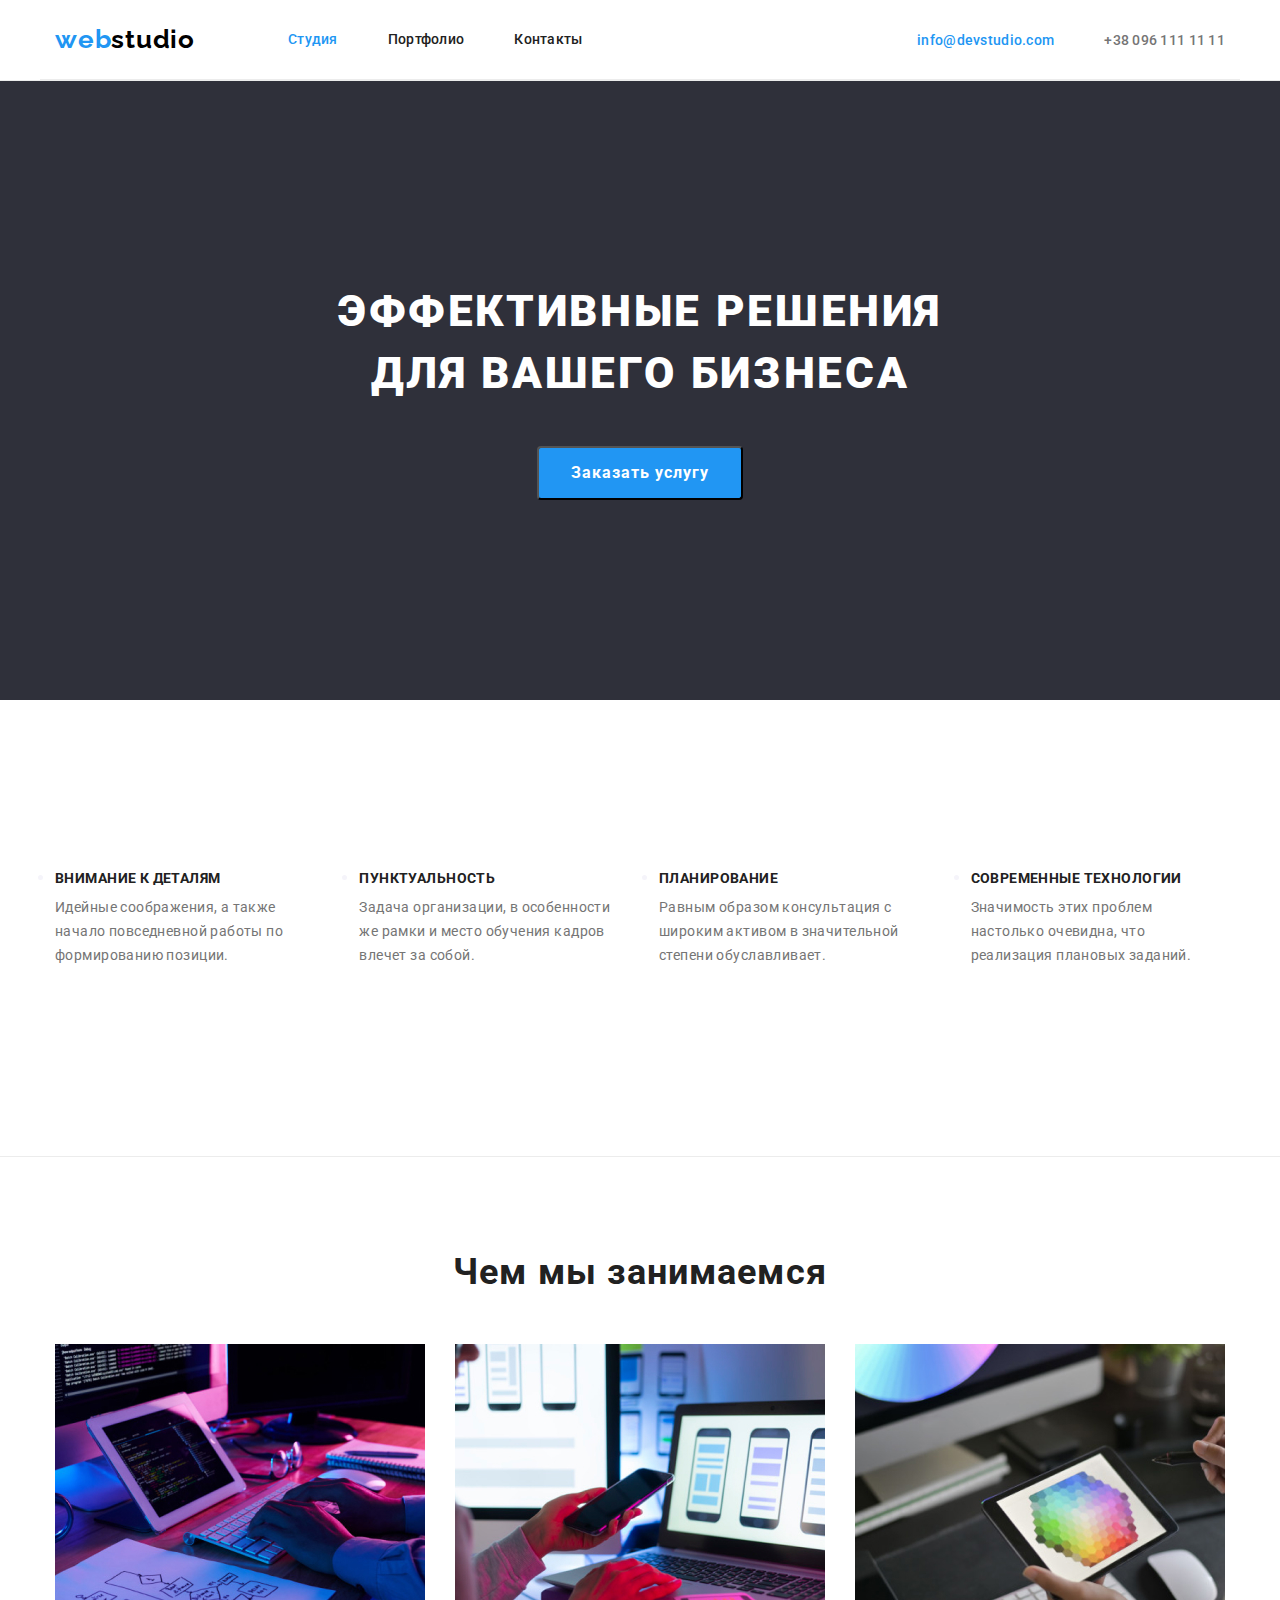
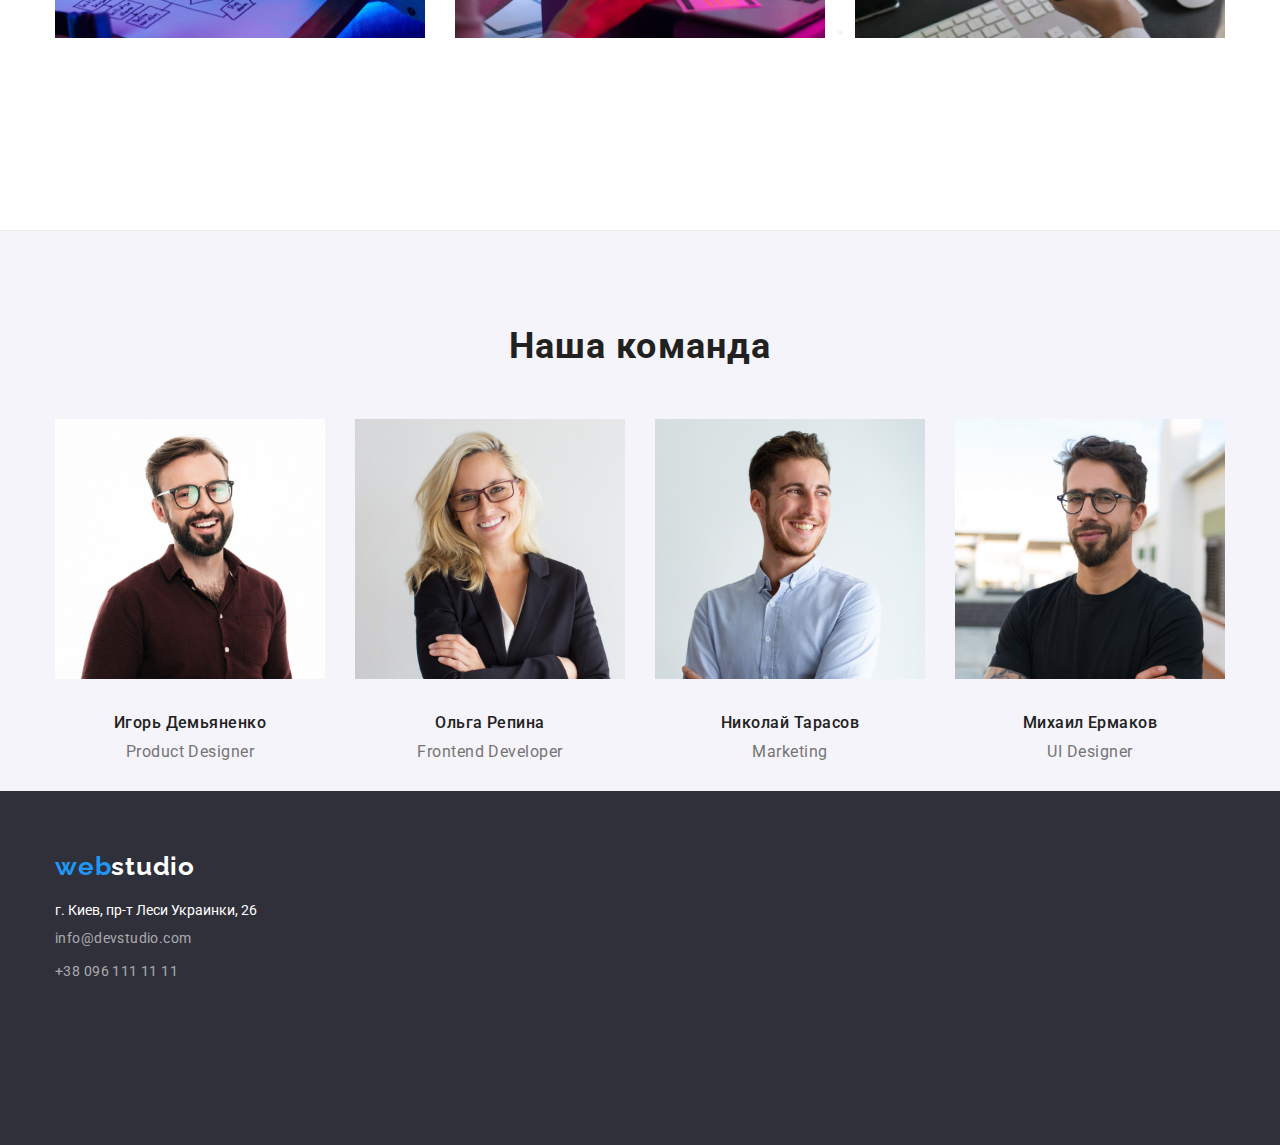
<file: index.html>
<!DOCTYPE html>
<html lang="en">
<head>
    <meta charset="UTF-8">
    <meta http-equiv="X-UA-Compatible" content="IE=edge">
    <meta name="viewport" content="width=device-width, initial-scale=1.0">
    <title>Document</title>
    <link href="https://fonts.googleapis.com/css2?family=Raleway:wght@700&family=Roboto:wght@400;500;700;900&display=swap"
        rel="stylesheet"/>
    <link rel="stylesheet" href="https://cdnjs.cloudflare.com/ajax/libs/modern-normalize/1.1.0/modern-normalize.min.css"/>    
    <link rel="tylesheet" href="./css/common.css"/>    
    <link rel="stylesheet" href="./css/main.css"/>
</head>
<body>
    
        <!--шапка-->
        <header class="one">
            <div class="container header-container">
         <nav class="pov">
            <a class="logo" href="./index.html">web<span class="logo-large">studio</span></a>
            <ul  class="list">
                 <li class="item"><a href="" class="link current">Студия</a></li>
                 <li class="item"><a href="./portfolio.html" class="link">Портфолио</a></li>
                 <li class="item"><a href="" class="link">Контакты</a></li>
           </ul>
         </nav>
           <ul class="telephon list">
                   <li class="item"><a href="mailto:info@devstudio.com" class="link-tele">info@devstudio.com</a></li>
                   <li class="item"><a href="tel+380961111111" class="link-tel">+38 096 111 11 11</a></li>
                   
            </ul>  
            </div>
          
        </header>

    
   
    <!--Задачи компании--> 

    <main>
        <section  class="page">
            <div class="container">
           <h1 class="title">Эффективные решения<br> для вашего бизнеса</h1>
            <button type="button" class="button"> Заказать услугу</button>
            </div>
        </section>
          <section class="section">
              <div class="container"> 
               <ul class="all">
                   <li class="item">
                        <h3 class="slogan">Внимание к деталям </h3>
                       <p class="desc">Идейные соображения, а также начало повседневной работы по формированию позиции.</p>
                  </li>
                  <li class="item">
                       <h3 class="slogan">Пунктуальность</h3>
                       <p class="desc">Задача организации, в особенности же рамки и место обучения кадров влечет за собой.</p>
                 </li>
                 <li class="item">
                       <h3 class="slogan">Планирование</h3>
                       <p class="desc">Равным образом консультация с широким активом в значительной степени обуславливает.</p>
                  </li>
                  <li class="item"> 
                       <h3 class="slogan">Современные технологии</h3>
                       <p class="desc">Значимость этих проблем настолько очевидна, что реализация плановых заданий.</p>
                  </li>
                </ul>
              </div>
            </section>

        <!--Реклама компании-->

        <section class="section">
            <div class="header-container"></div>
            <h2 class="slogan-title"> Чем мы занимаемся</h2>
            <ul class="pictures">
                <li class="item">
                    <img src="./images/Клавиатура.jpg" alt="Клавиатура" width="370">
                </li>
                <li class="item">
                    <img src="./images/Монитор.jpg" alt="Монитор" width="370">
                </li>
                <li class="item">
                    <img src="./images/Айпед.jpg" alt="Айпед" width="370">
                </li>
            </ul>
        </section>

        <!--Лица компании-->

        <section class="comand">
            <div class="header-container"></div>
            <h2 class="slogan-title">Наша команда</h2>
            <ul class="feature-list">
                <li class="item">
                    <img src="./images/Игорь.jpg" alt="Дизайнер продуктов Игорь" width="270">
                    <h3 class="headline">Игорь Демьяненко</h3>
                    <p class="information">Product Designer</p>
                </li>
                <li class="item">
                    <img src="./images/Ольга.jpg" alt="Фронтенд-разработчик Ольга" width="270">
                    <h3 class="headline">Ольга Репина</h3>
                    <p class="information">Frontend Developer</p>
                </li>
                <li class="item">
                    <img src="./images/Николай.jpg" alt="Маркетинг Николай" width="270">
                    <h3 class="headline">Николай Тарасов</h3>
                    <p class="information">Marketing</p>
                </li>
                <li class="item">
                    <img src="./images/Михаил.jpg" alt="UI Дизайнер Михаил" width="270">
                    <h3 class="headline">Михаил Ермаков</h3>
                    <p class="information">UI Designer</p>
                </li>

            </ul>

        </section>
    </main>
    <!--Подвал-->
    <footer class="footer">
        <div class="container">
        <a class="logo" href="./index.html">web<span class="logo-pic">studio</span></a>
        <address class="aside">
            г. Киев, пр-т Леси Украинки, 26
            <ul class="mail">
              <li class="item"><a href="mailto:info@devstudio.com" class="e-mail">info@devstudio.com</a></li>
              <li class="item"><a href="tel+380961111111" class="e-mail">+38 096 111 11 11</a></li>
            </ul>
        </address>
        </div>
    </footer>
</body>
</file>
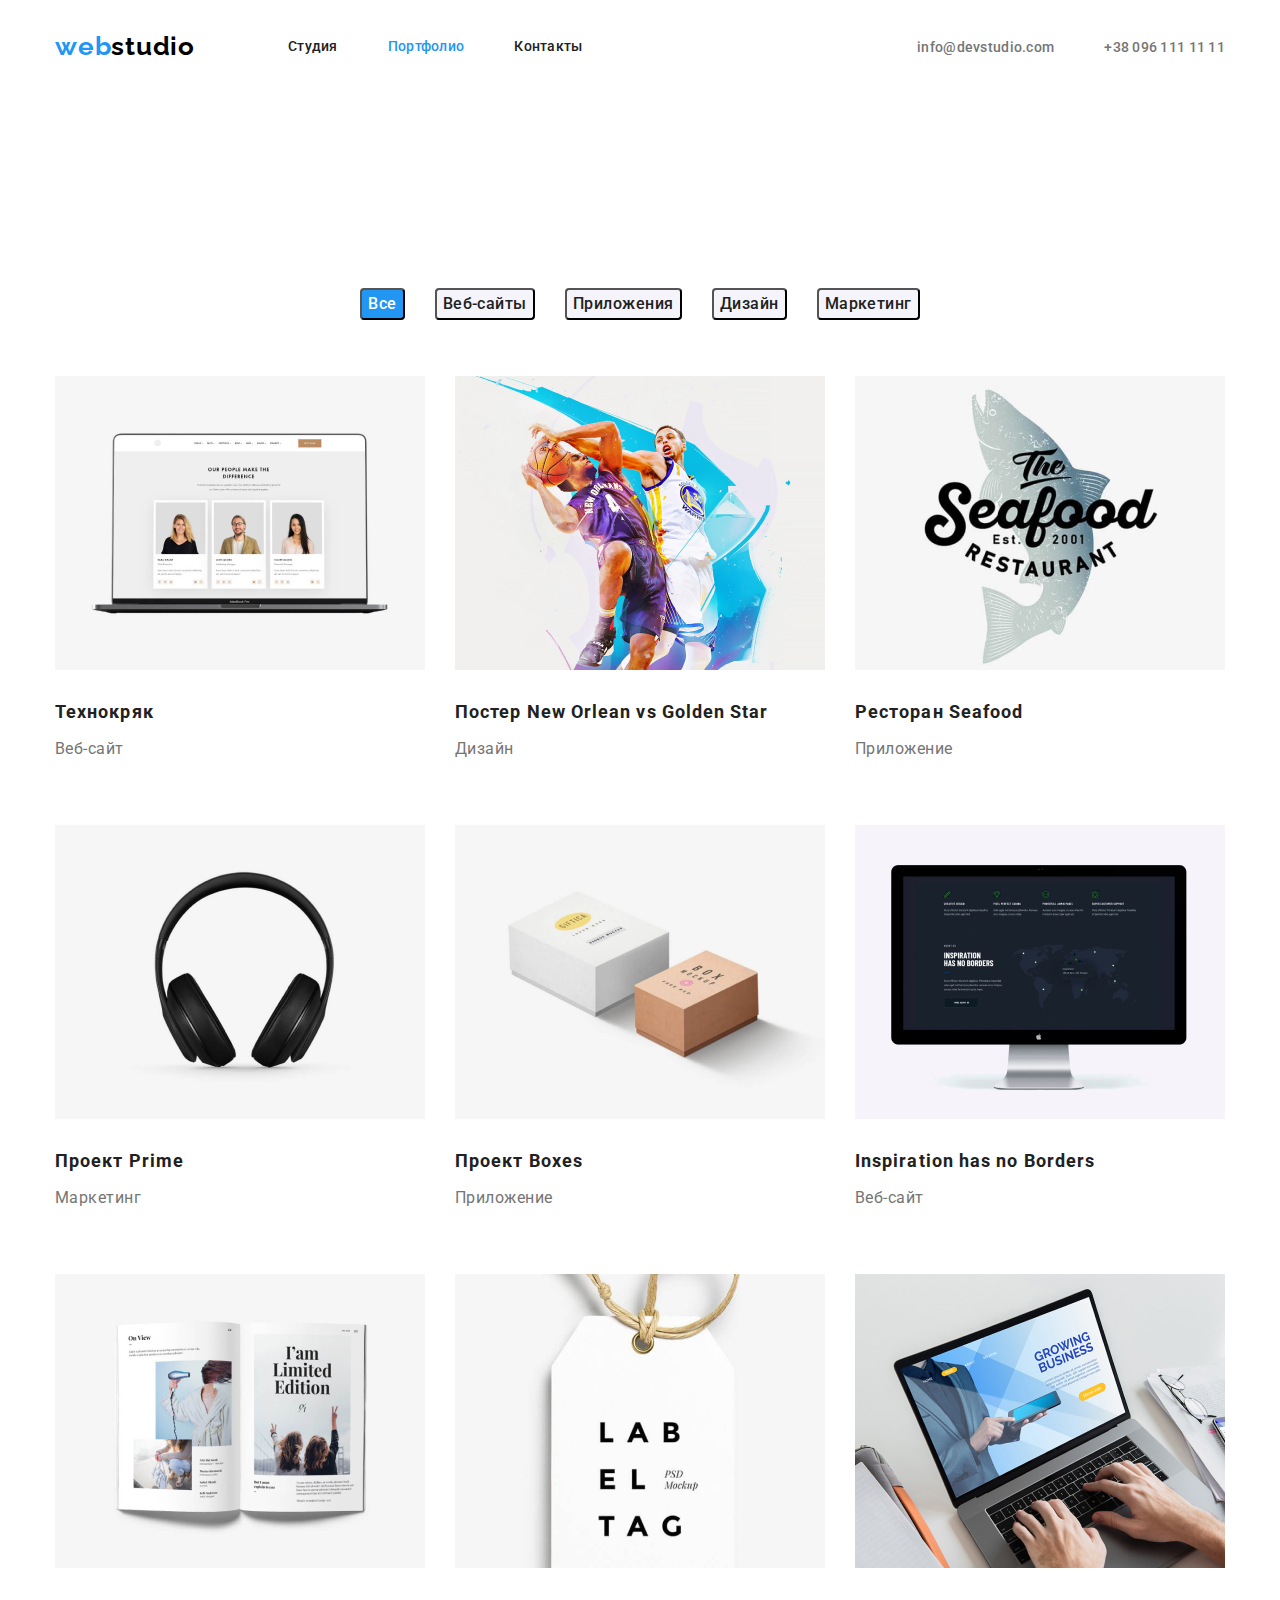
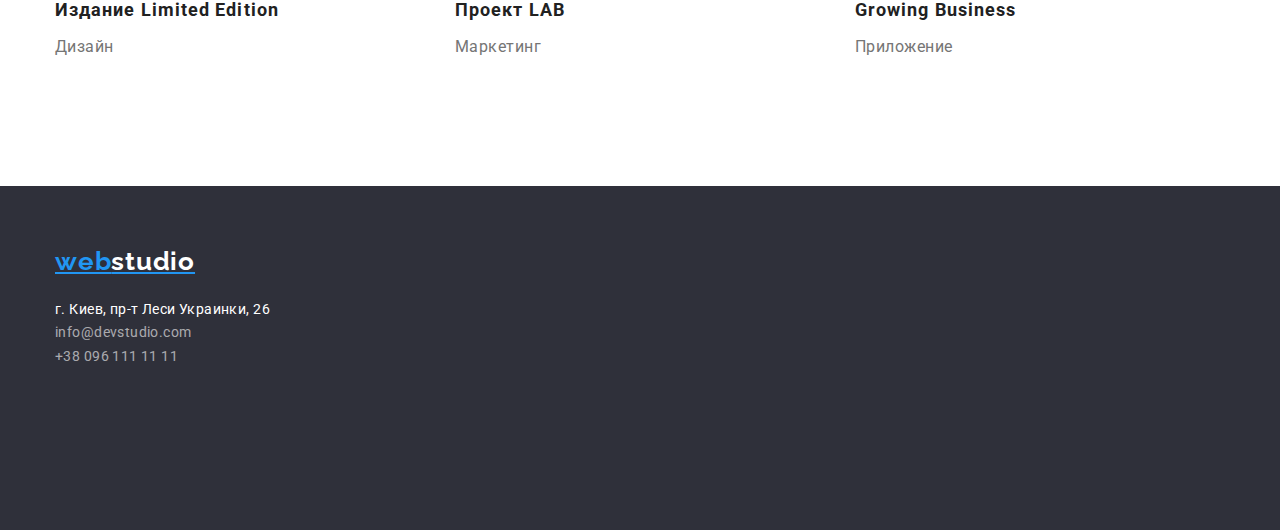
<file: portfolio.html>
<!DOCTYPE >
<html lang="en">
<head>
    <meta charset="UTF-8">
    <meta http-equiv="X-UA-Compatible" content="IE=edge">
    <meta name="viewport" content="width=device-width, initial-scale=1.0">
    <title>Document</title>
    <link rel="preconnect" href="https://fonts.gstatic.com">
    <link href="https://fonts.googleapis.com/css2?family=Raleway:wght@700&family=Roboto:wght@400;500;700;900&display=swap"
        rel="stylesheet"/>
    <link rel="stylesheet" href="https://cdnjs.cloudflare.com/ajax/libs/modern-normalize/1.1.0/modern-normalize.min.css"/>
    <link rel="stylesheet" href="./css/common.css"/>     
    <link rel="stylesheet" href="./css/portfolio.css"/>
</head>



<body>
     
         <header class="page-header">
            <div class="container main-nav">
          <nav class="prov">
            <a class="logo" href="./index.html">web<span class="logo-large">studio</span></a>
            <ul class="site-nav list">
                <li class="item"><a href="./index.html" class="link">Студия</a></li>
                <li class="item"><a href="./portfolio.html" class="link current">Портфолио</a></li>
                <li class="item"><a href="" class="link">Контакты</a></li>
            </ul>
       </nav>
                
            <ul class="auth-nav list">
                <li class="item"><a href="mailto:info@devstudio.com" class="adress">info@devstudio.com</a></li>
                <li class="item"><a href="tel+380961111111" class="adress">+38 096 111 11 11</a></li>
            </ul>
                  
         </div>
         </header>
     
                               
    
 
  
  <main>
      <section class="list-forever">
          <div class="container">

          <ul class="btn list">
             <li class="item"><button type="button" class="pointer-primery">Все</button></li>
             <li class="item"><button type="button" class="pointer-secondory">Веб-сайты</button></li>
             <li class="item"><button type="button" class="pointer-secondory">Приложения</button></li>
             <li class="item"><button type="button" class="pointer-secondory">Дизайн</button></li>
             <li class="item"><button type="button" class="pointer-secondory">Маркетинг</button></li>
         </ul>
        
         <ul class="list contant">
                <li class="flex-element">
                    <a href="">
                    <img src="./images/Технокряк.jpg" class="pic" alt="Технокряк" width="370">
                    <h2 class="title">Технокряк</h2>
                    <p class="text">Веб-сайт</p>
                   </a>
              
                </li>
      
      
                 <li class="flex-element">
                     <a href="">
                     <img src="./images/Баскетболисты.jpg" class="pic" alt="Баскетболисты" width="370">
                     <h2 class="title">Постер New Orlean vs Golden Star</h2>
                     <p class="text">Дизайн</p>
                     </a>
                  </li>
      
      
                  <li class="flex-element">
                      <a href="">
                       <img src="./images/Ресторан у океана.jpg" class="pic" alt="Ресторан у океана" width="370">
                        <h2 class="title">Ресторан Seafood</h2>
                       <p class="text">Приложение</p>
                     </a>
                  </li>
      
      
                   <li class="flex-element">
                      <a href="">
                      <img src="./images/Наушники.png" class="pic" alt="Наушники" width="370">
                      <h2 class="title">Проект Prime</h2>
                      <p class="text">Маркетинг</p>
                      </a> 
                  </li>
      
      
                  <li class="flex-element">
                      <a href="">
                      <img src="./images/Мыло.jpg" class="pic" alt="Мыло" width="370">
                      <h2 class="title">Проект Boxes</h2>
                     <p class="text">Приложение</p>
                      </a>
                 </li>
     
      
                   <li class="flex-element">
                       <a href="">
                      <img src="./images/Lenovo.jpg" class="pic" alt="Lenovo" width="370">
                      <h2 class="title">Inspiration has no Borders</h2>
                      <p class="text">Веб-сайт</p>
                       </a>
                  </li>
      

                  <li class="flex-element">
                      <a href="">
                     <img src="./images/Журнал.jpg" class="pic" alt="Журнал" width="370">
                      <h2 class="title">Издание Limited Edition</h2>
                      <p class="text">Дизайн</p>
                      </a>
                   </li>
      
      
                    <li class="flex-element">
                      <a href="">
                      <img src="./images/Бирка.jpg" class="pic" alt="Бирка" width="370">
                      <h2 class="title">Проект LAB</h2>
                     <p class="text">Маркетинг</p>
                     </a>
                   </li>
      
      
                  <li class="flex-element">
                        <a href="">
                        <img src="./images/Mac.jpg" class="pic" alt="Mac" width="370">
                        <h2 class="title">Growing Business</h2>
                         <p class="text">Приложение</p>
                       </a>
                  </li>
             </ul>
          </div>
      </section>
  </main>

    <!--Подвал-->
    <footer class="footer-niv">
        <div class="container">
        <a class="logo-foot" href="./portfolio.html">web<span class="logo-pic">studio</span></a>
        <address class="aside">
            г. Киев, пр-т Леси Украинки, 26
            <ul class="list">
                <li><a href="mailto:info@devstudio.com" class="link-mail">info@devstudio.com</a></li>
                <li><a href="tel+380961111111" class="link-mail">+38 096 111 11 11</a></li>
            </ul>
        </address>
        </div>
    </footer>
</body>
</file>
<file: css/common.css>
:root {
  --primery-tex-color: #757575;
  --title-tex-color: #212121;
  --accent-color: #2196f3;
  --header-color: #2f303a;
  --footer-color: #2f303a;
  --primery-bg-color: #ffffff;
}

body {
  background: var(--primery-bg-color)
  color: var(--primery-tex-color);

font-family: Roboto, sans-serif;

letter-spacing: 0.03em;
}

.list {
  list-style: none;
}

.logo {
  color: var(--accent-color);

font-family: Raleway;
font-weight: bold;
font-size: 26px;
line-height: 1,19;

letter-spacing: 0.03em;
}
</file>
<file: css/main.css>
:root {
  --primery-tex-color: #757575;
  --title-tex-color: #212121;
  --accent-color: #2196f3;
  --header-color: #2f303a;
  --footer-color: #2f303a;
  --primery-bg-color: #ffffff;
  --primery-page-color: #2F303A;
  --primery-footer-color: #2F303A;
  --primery-main-color: #F5F4FA;
  --primery-logo: #000000;
  
}

body {
  background: var(--primery-img-color);
  font-family: Roboto, sans-serif;
}


/* Logo */

.logo {
    color: var(--accent-color);

  font-family: Raleway;
font-style: normal;
font-weight: bold;
font-size: 26px;
line-height: 1.2;
letter-spacing: 0.03em;
}



.logo-large {
  color: var(--primery-logo);
}

.logo-pic {
  color: var(--primery-bg-color);
}

.logo {
  display: flex;
  align-items: center;
  margin-right: 93px;
}

.pov {
  display: flex;
  
}

.telephon.list {
  margin-left: auto;
}



.logo {
  text-decoration: none;
 
}

.list {
  display: flex;
  align-items: center;
}

.list .item:not(:last-child) {
  margin-right: 50px;
}


.list {
  list-style: none;
  
}


.feature-list  { 
  list-style: none;
}

.list li a {
  text-decoration: none;
}
/* button */
 
.button {
display: inline-block;
border-radius: 4px;
padding: 10px 32px;
min-width: 200px;

  color: var(--primery-bg-color);
  background-color: var(--accent-color);

font-style: normal;
font-weight: bold;
font-size: 16px;
line-height: 1.9;
letter-spacing: 0.06em;
}


/* Site-nav */


.link {
  display: block;
  padding-top: 32px;
  padding-bottom: 32px;

  color: var(--title-tex-color);
  
font-style: normal;
font-weight: 500;
font-size: 14px;
line-height: 1.1;
letter-spacing: 0.02em;
}

.page {
  padding-top: 200px;
  padding-bottom: 200px;


  background: var(--primery-page-color);
  color: var(--primery-bg-color);
  
font-style: normal;
font-weight: 900;
font-size: 44px;
line-height: 1.3;


text-align: center;
letter-spacing: 0.06em;
text-transform: uppercase;
}

.one {
border-bottom: 1px solid #ECECEC;
}

.link:hover,
.link:focus {
  color: var(--accent-color);
}

ul.list {
  margin: 0;
  padding-left: 0;
}

ul.all {
  margin: 0;
  padding-left: 0;
}

ul.pictures {
  margin: 0;
  padding-left: 0;
}

ul.feature-list {
  margin: 0;
  padding-left: 0;
}

ul.mail {
  margin: 0;
  padding-left: 0;
}



.link.current {
  display: block;
  padding-top: 32px;
  padding-bottom: 32px;
  margin: 0;
  padding-left: 0;

    color: var(--accent-color);

font-style: normal;
font-weight: 500;
font-size: 14px;
line-height: 1.1;
letter-spacing: 0.02em;
}

.link-tele {
  color: var(--accent-color);

  font-style: normal;
font-weight: 500;
font-size: 14px;
line-height: 1.1;
letter-spacing: 0.02em;
}

.telephon .list .item + .item {
margin-left: 50px;
}

.link-tel {
  color: var(--primery-tex-color);

font-style: normal;
font-weight: 500;
font-size: 14px;
line-height: 1.1;
letter-spacing: 0.02em;
}

.link-tel:hover,
.link-tel:focus:focus {
  color: var(--accent-color);
}

.e-mail {
  margin-top: 9px;
  margin-bottom: 9px;
  color: rgba(255, 255, 255, 0.6);

font-style: normal;
font-weight: normal;
font-size: 14px;
line-height: 1.7;
letter-spacing: 0.03em;
}

.e-mail:hover,
.e-mail:focus {
  color: var(--accent-color);
}

/* main-nav */

.section {
  background: #ffffff;
  color: var(--primery-main-color);
  padding-top: 94px;
  padding-bottom: 94px;
}


.page .button: active {
    color: var(--title-tex-color)
    background-color: var(var(--primery-bg-color))
}

/* primary tex */

.feature-list {
  display: flex;
  justify-content: center;
}

.feature-list .item:not(:last-child) {
  margin-right: 30px;
}

.feature-list {
  color: var var(--title-tex-color);

  
font-style: normal;
font-weight: 500;
font-size: 16px;
line-height: 1.2;

letter-spacing: 0.03em;
}

/* footer */

.footer {
  padding-top: 60px;
  padding-bottom: 161px;
  background: var(--primery-footer-color);
}

.mail {
  list-style: none;
}

.mail li a {
  text-decoration: none;
}

.mail > .item {
  margin-top: 9px;
}

 .aside{
margin-top: 20px;
margin-bottom: 0;

color: var(--primery-bg-color);

font-style: normal;
font-weight: normal;
font-size: 14px;
line-height: 1.7
letter-spacing: 0.03em;
}

/* priority company */

.desc {
  margin-top: 10px;
  margin-bottom: 0;

  color: var(--primery-tex-color);

font-style: normal;
font-weight: normal;
font-size: 14px;
line-height: 1.7;
letter-spacing: 0.03em;
}

/* people company */


.all {
  display: flex;
}

.all .item:not(:last-child) {
  margin-right: 30px;
 align-items: center;
}
  
.pictures {
  display: flex;
  justify-content: center;
}

.pictures .item:not(:last-child) {
   margin-right: 30px;
 
 display: inline-block;
}

.pictures .item {
  margin-top: 0;
  margin-bottom: 94px;
}

.slogan {
  margin-top: 75px;
  margin-bottom: 0;


  color: var(--title-tex-color);

font-style: normal;
font-weight: bold;
font-size: 14px;
line-height: 1.1;
letter-spacing: 0.03em;
text-transform: uppercase;
}

.slogan-title {
margin-top: 94px;
margin-bottom: 50px;

  color: var(--title-tex-color);

font-weight: bold;
font-size: 36px;
line-height: 1.2;
text-align: center;
letter-spacing: 0.03em;
}

.title {
  margin-top: 0;
  margin-bottom: 30px;
  
font-weight: 900;
font-size: 44px;
line-height: 1.4;

text-align: center;
letter-spacing: 0.06em;
text-transform: uppercase;
}

.comand {
  background: var(--primery-main-color);
  
}

.comand .headline {
margin-top: 30px;
margin-bottom: 0;

  color: var(--title-tex-color);

font-style: normal;
font-weight: 500;
font-size: 16px;
line-height: 1.2;


text-align: center;
letter-spacing: 0.03em;
}

.information {
margin-top: 10px;
margin-bottom: 30px;

  color: var(--primery-tex-color);

font-style: normal;
font-weight: normal;
font-size: 16px;
line-height: 1.2;

text-align: center;
letter-spacing: 0.03em;
}

.container {

  margin-left: auto;
  margin-right: auto;
  padding-left: 15px;
  padding-right: 15px;
  width: 1200px;
}

.header-container {
  display: flex;
  align-items: center;
  border-bottom: 1px solid #ECECEC;
}
</file>
<file: css/portfolio.css>
:root {
  --primery-img-color: #ffffff;
  --secondary-img-color: #e5e5e5;
  --primery-text-color: #212121;
  --secondary-text-color: #757575;
  --primery-footer-color: #2f303a;
  --accent-color: #2196f3;
  --primery-logo: #000000;
  --accent-button: #f5f4fa;
  --card-set-gap: 30px;
}

body {
  background: var(--primery-img-color);
  font-family: Roboto, sans-serif;
}

/* site-nav */

.main-nav {
  display: flex;
}

.prov {
  display: flex;
  align-items: center;
}

.logo {
  display: flex;
  margin-right: 93px;
}

.site-nav .item:not(:last-child) {
  margin-right: 50px;
}

.site-nav {
  display: flex;
}

/* auth-nav */

.auth-nav.list {
  display: flex;
  margin-left: auto;
  align-items: center;
}

.auth-nav .item + .item {
  margin-left: 50px;
}

.list {
  list-style: none;
}

.logo {
  padding-top: 32px;
  padding-bottom: 32px;
  align-items: center;
}

.logo {
  text-decoration: none;
}

.list li a {
  text-decoration: none;
}
/* link */

.link {
  display: block;
  padding-top: 32px;
  padding-bottom: 32px;

  color: var(--primery-text-color);

  font-style: normal;
  font-weight: 500;
  font-size: 14px;
  line-height: 1.1;
  letter-spacing: 0.02em;
}

/* nav */

.link:hover,
.link:focus {
  color: var(--accent-color);
}

.link.current {
  display: block;
  padding-top: 32px;
  padding-bottom: 32px;

  color: var(--accent-color);

  font-style: normal;
  font-weight: 500;
  font-size: 14px;
  line-height: 1.1;
  letter-spacing: 0.02em;
}

/* features */

ul.auth-nav list {
  margin: 0;
  padding: 0;
}

ul.btn list {
  margin: 0;
  padding: 0;
}

ul.list contant {
  margin: 0;
  padding: 0;
}

ul.list {
  margin: 0;
  padding: 0;
}

.list-forever {
  padding-top: 94px;
  padding-bottom: 94px;
}

.flex-element {
  width: 370px;
  margin-right: 30px;
  margin-bottom: 30px;
}

.flex-element:nth-child(3n) {
  margin-right: 0;
}

.flex-element:nth-last-child(-n + 3) {
  margin-bottom: 0;
}

.list.contant {
  display: flex;
  flex-wrap: wrap;
}

.text {
  margin-top: 4px;
  margin-bottom: 30px;

  color: var(--secondary-text-color);

  font-style: normal;
  font-weight: normal;
  font-size: 16px;
  line-height: 1.9;

  letter-spacing: 0.03em;
}

.title {
  margin-top: 20px;
  margin-bottom: 0;

  color: var(--primery-text-color);

  font-weight: bold;
  font-size: 18px;
  line-height: 2;
  letter-spacing: 0.06em;
}

/* e-mail */

.adress {
  padding-top: 32px;
  padding-bottom: 32px;
  color: var(--secondary-text-color);

  font-style: normal;
  font-weight: 500;
  font-size: 14px;
  line-height: 1.1;
  letter-spacing: 0.02em;
}

.adress:hover,
.adress:focus {
  color: var(--accent-color);
}

/* button */
.btn {
  display: flex;
  justify-content: center;
}

.btn .item:not(:last-child) {
  margin-right: 30px;
}

.pointer-secondory {
  display: block;
  border-radius: 4px;

  margin-top: 100px;
  margin-bottom: 56px;

  color: var(--primery-text-color);
  background: var(--accent-button);

  font-weight: 500;
  font-size: 16px;
  line-height: 1.63;

  text-align: center;
  letter-spacing: 0.03em;
}

.pointer-primery {
  border-radius: 4px;

  margin-top: 100px;
  margin-bottom: 56px;

  color: var(--primery-img-color);
  background-color: var(--accent-color);

  font-weight: 500;
  font-size: 16px;
  line-height: 1.63;

  text-align: center;
  letter-spacing: 0.03em;
}

.pointer-secondory:hover,
.pointer-secondory:focus {
  background-color: var(--accent-color);
  color: var(--primery-img-color);
}

/* footer */

.footer-niv {
  padding-top: 60px;
  padding-bottom: 161px;

  background: var(--primery-footer-color);
}

.aside {
  margin-top: 20px;
  margin-bottom: 0;
  color: var(--primery-img-color);

  font-style: normal;
  font-weight: normal;
  font-size: 14px;
  line-height: 1.7;

  letter-spacing: 0.03em;
}

.pic {
  color: var(--secondary-img-color);
}

.logo-pic {
  color: var(--primery-bg-color);
}

.logo-foot {
  font-family: Raleway;
  font-style: normal;
  font-weight: bold;
  font-size: 26px;
  line-height: 1.2;
  letter-spacing: 0.03em;
  color: var(--accent-color);
}

.logo-foot {
  margin-top: 0;
  margin-bottom: 20px;
}
.logo-large {
  color: var(--primery-logo);
}

.link-mail {
  color: rgba(255, 255, 255, 0.6);
  margin-top: 0;
  margin-bottom: 9px;
  font-style: normal;
  font-weight: normal;
  font-size: 14px;
  line-height: 1.7;
  letter-spacing: 0.03em;
}

.link-mail:hover,
.link-mail:focus {
  color: var(--accent-color);
}

.container {
  margin-left: auto;
  margin-right: auto;
  padding-left: 15px;
  padding-right: 15px;
  width: 1200px;
}
</file>
